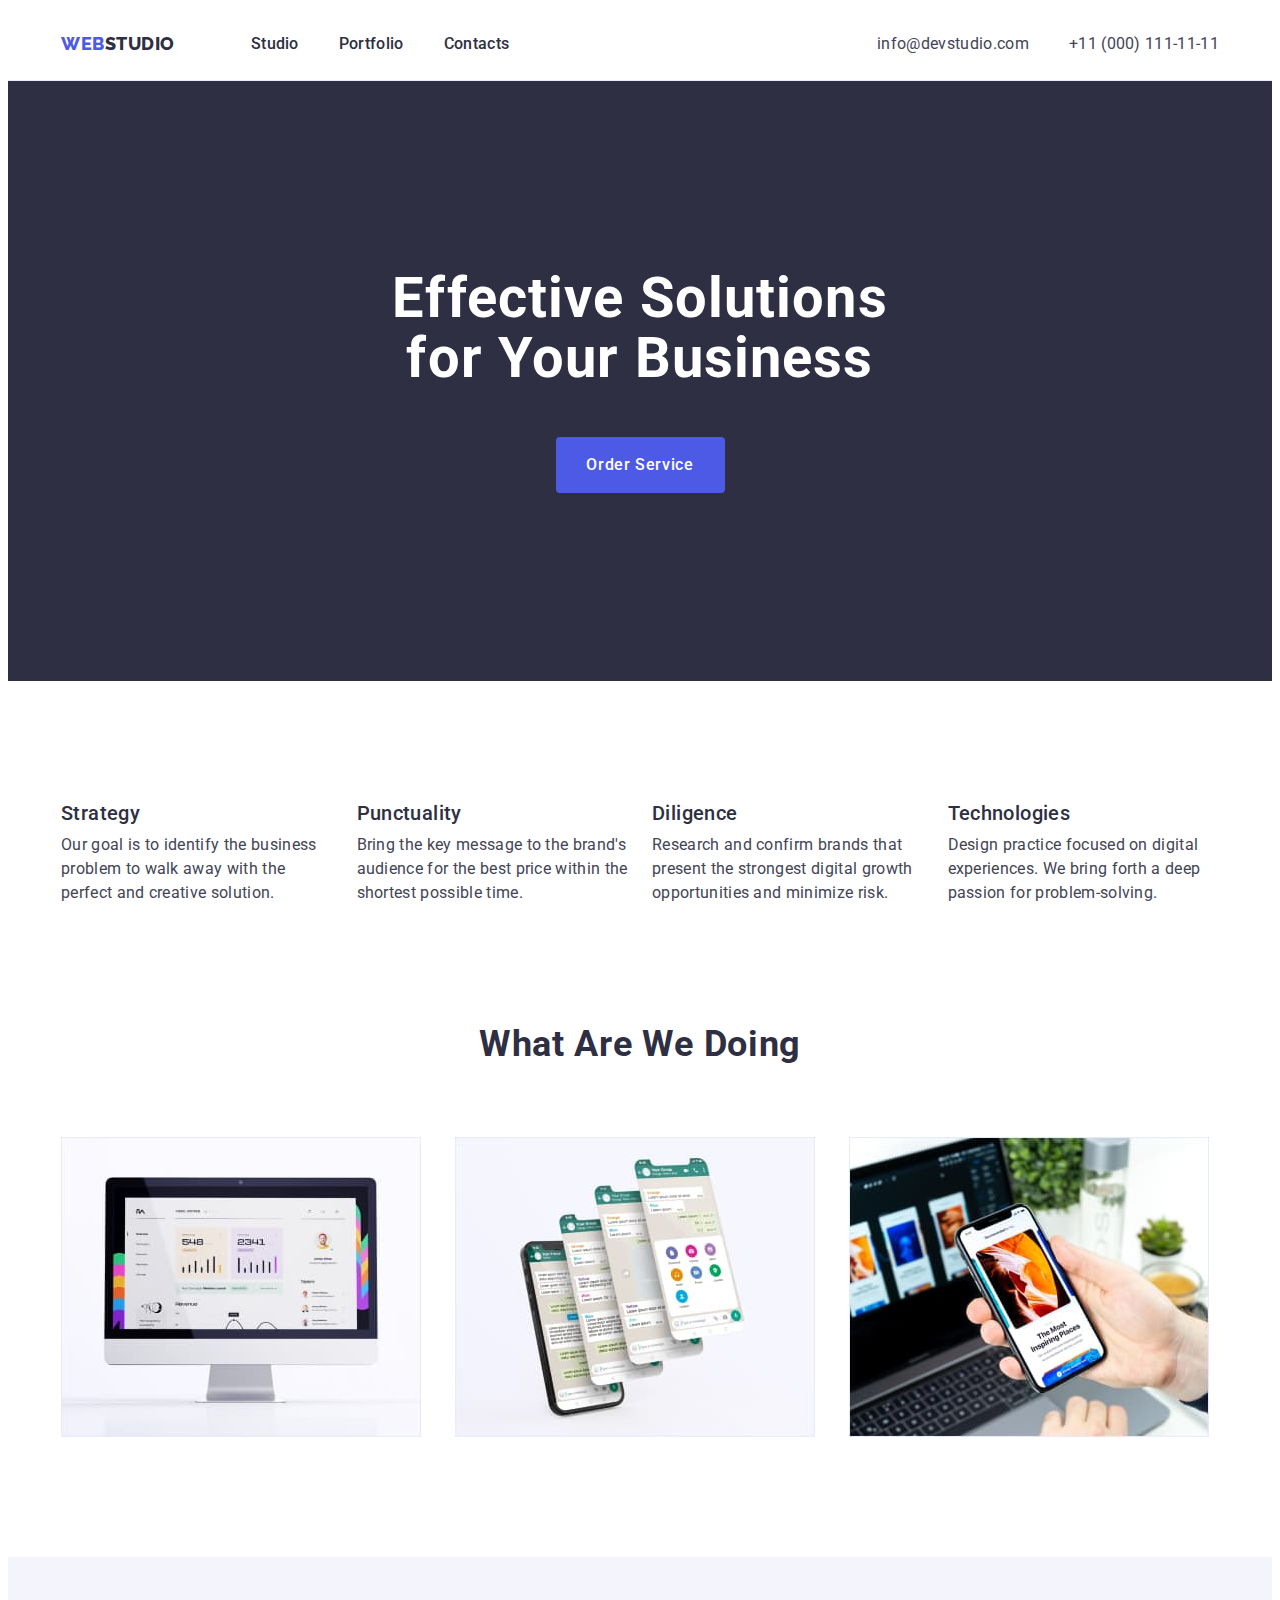
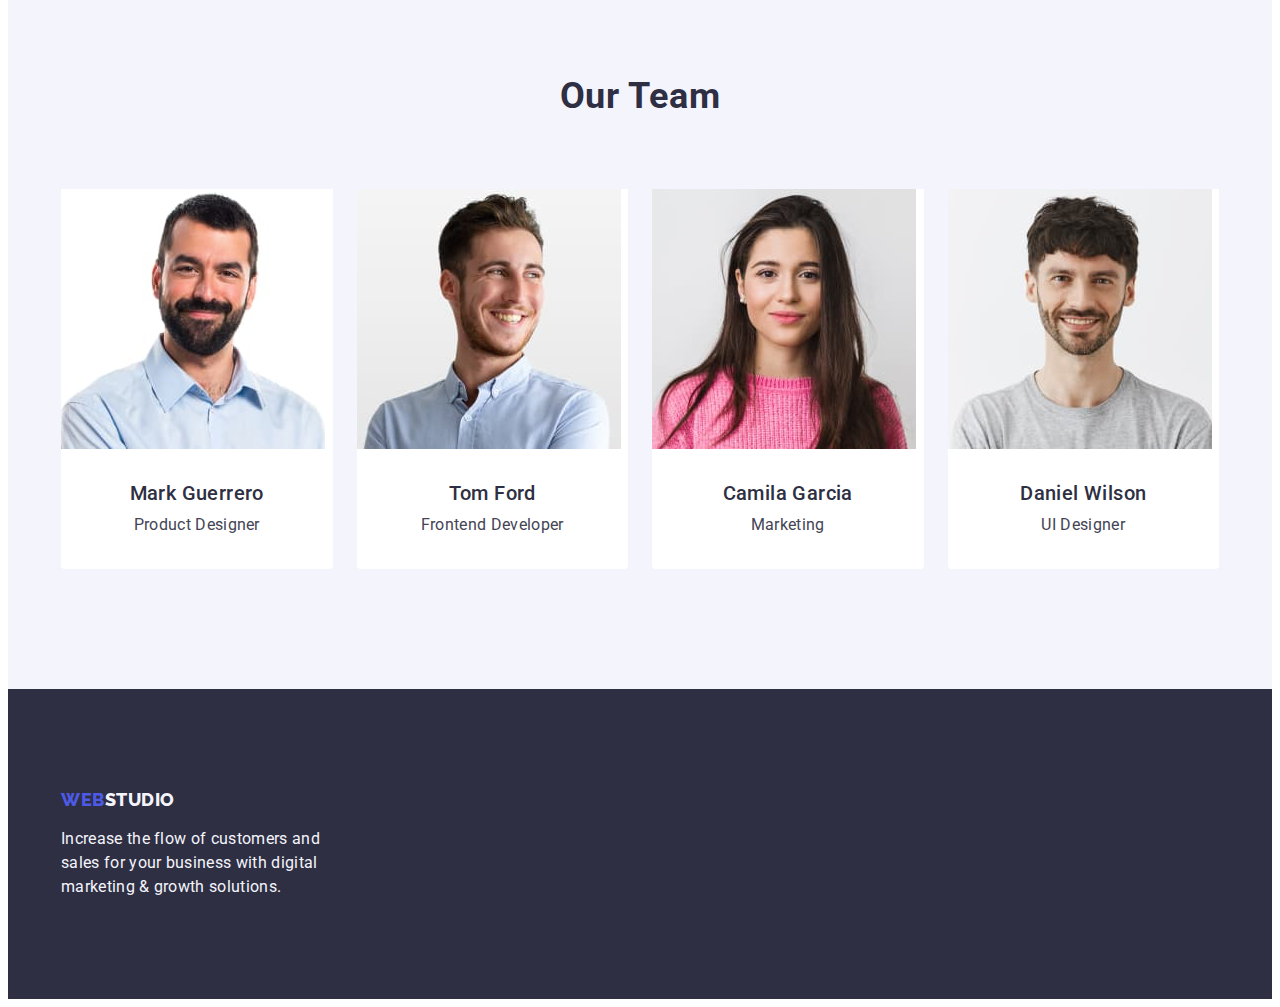
<file: index.html>
<!DOCTYPE html>
<html lang="en">
  <head>
    <meta charset="utf-8" />
    <title>Web Studio</title>
    <link rel="preconnect" href="https://fonts.googleapis.com" />
    <link rel="preconnect" href="https://fonts.gstatic.com" crossorigin />
    <link
      href="https://fonts.googleapis.com/css2?family=Raleway:wght@800&family=Roboto:wght@400;500;700;900&display=swap"
      rel="stylesheet"
    />
    <link
      rel="stylesheet"
      href="https://cdnjs.cloudflare.com/ajax/libs/modern-normalize/2.0.0/modern-normalize.min.css"
      integrity="sha512-4xo8blKMVCiXpTaLzQSLSw3KFOVPWhm/TRtuPVc4WG6kUgjH6J03IBuG7JZPkcWMxJ5huwaBpOpnwYElP/m6wg=="
      crossorigin="anonymous"
      referrerpolicy="no-referrer"
    />

    <link rel="stylesheet" href="./css/styles.css" />
  </head>
  <body>
    <header class="page-header">
      <div class="header-container container">
        <nav class="page-nav">
          <a class="logo link" href="./index.html">Web<span class="accent">Studio</span></a>
          <ul class="header-list menu list">
            <li class="menu-item">
              <a class="menu-link link" href="./index.html">Studio</a>
            </li>
            <li class="menu-item">
              <a class="menu-link link" href="./portfolio.html">Portfolio</a>
            </li>
            <li class="menu-item">
              <a class="menu-link link" href="">Contacts</a>
            </li>
          </ul>
        </nav>
        <address class="address-type">
          <ul class="header-address list">
            <li>
              <a class="contact link" href="mailto:info@devstudio.com">info@devstudio.com</a>
            </li>
            <li>
              <a class="contact link" href="tel:+110001111111">+11 (000) 111-11-11</a>
            </li>
          </ul>
        </address>
      </div>
    </header>
    <main>
      <section class="hero section">
        <div class="container">
          <h1 class="hero-title">Effective Solutions for Your Business</h1>
          <button class="modal-btn" type="button">Order Service</button>
        </div>
      </section>
      <section class="main-points-section section section-padding-top">
        <div class="container">
          <h2 class="visually-hidden">main points</h2>
          <ul class="main-points-list list">
            <li class="main-points-list-item">
              <h3 class="section-subtitle">Strategy</h3>
              <p class="section-description">
                Our goal is to identify the business problem to walk away with the perfect and
                creative solution.
              </p>
            </li>

            <li class="main-points-list-item">
              <h3 class="section-subtitle">Punctuality</h3>
              <p class="section-description">
                Bring the key message to the brand's audience for the best price within the shortest
                possible time.
              </p>
            </li>

            <li class="main-points-list-item">
              <h3 class="section-subtitle">Diligence</h3>
              <p class="section-description">
                Research and confirm brands that present the strongest digital growth opportunities
                and minimize risk.
              </p>
            </li>

            <li class="main-points-list-item">
              <h3 class="section-subtitle">Technologies</h3>
              <p class="section-description">
                Design practice focused on digital experiences. We bring forth a deep passion for
                problem-solving.
              </p>
            </li>
          </ul>
        </div>
      </section>

      <section class="section">
        <div class="container">
          <h2 class="section-title">What are we doing</h2>
          <ul class="card-set list">
            <li class="card-set-item">
              <img width="360" src="./images/img1.jpg" alt="laptop screen" />
            </li>
            <li class="card-set-item">
              <img width="360" src="./images/img2.jpg" alt="phone screen" />
            </li>
            <li class="card-set-item">
              <img width="360" src="./images/img3.jpg" alt="phone in hand" />
            </li>
          </ul>
        </div>
      </section>

      <section class="team section section-padding-top">
        <div class="container">
          <h2 class="section-title">Our Team</h2>
          <ul class="card-set list">
            <li class="team-member">
              <img width="264" src="./images/mark.jpg" alt="man" />
              <div class="team-member-info">
                <h3 class="section-subtitle">Mark Guerrero</h3>
                <p class="section-description">Product Designer</p>
              </div>
            </li>
            <li class="team-member">
              <img width="264" src="./images/tom.jpg" alt="man" />
              <div class="team-member-info">
                <h3 class="section-subtitle">Tom Ford</h3>
                <p class="section-description">Frontend Developer</p>
              </div>
            </li>
            <li class="team-member">
              <img width="264" src="./images/camila.jpg" alt="woman" />
              <div class="team-member-info">
                <h3 class="section-subtitle">Camila Garcia</h3>
                <p class="section-description">Marketing</p>
              </div>
            </li>
            <li class="team-member">
              <img width="264" src="./images/daniel.jpg" alt="man" />
              <div class="team-member-info">
                <h3 class="section-subtitle">Daniel Wilson</h3>
                <p class="section-description">UI Designer</p>
              </div>
            </li>
          </ul>
        </div>
      </section>
    </main>
    <footer class="page-footer">
      <div class="container">
        <a class="footer-logo link" href="./index.html"
          >Web<span class="footer-accent">Studio</span></a
        >
        <p class="footer-description">
          Increase the flow of customers and sales for your business with digital marketing & growth
          solutions.
        </p>
      </div>
    </footer>
  </body>
</html>
</file>
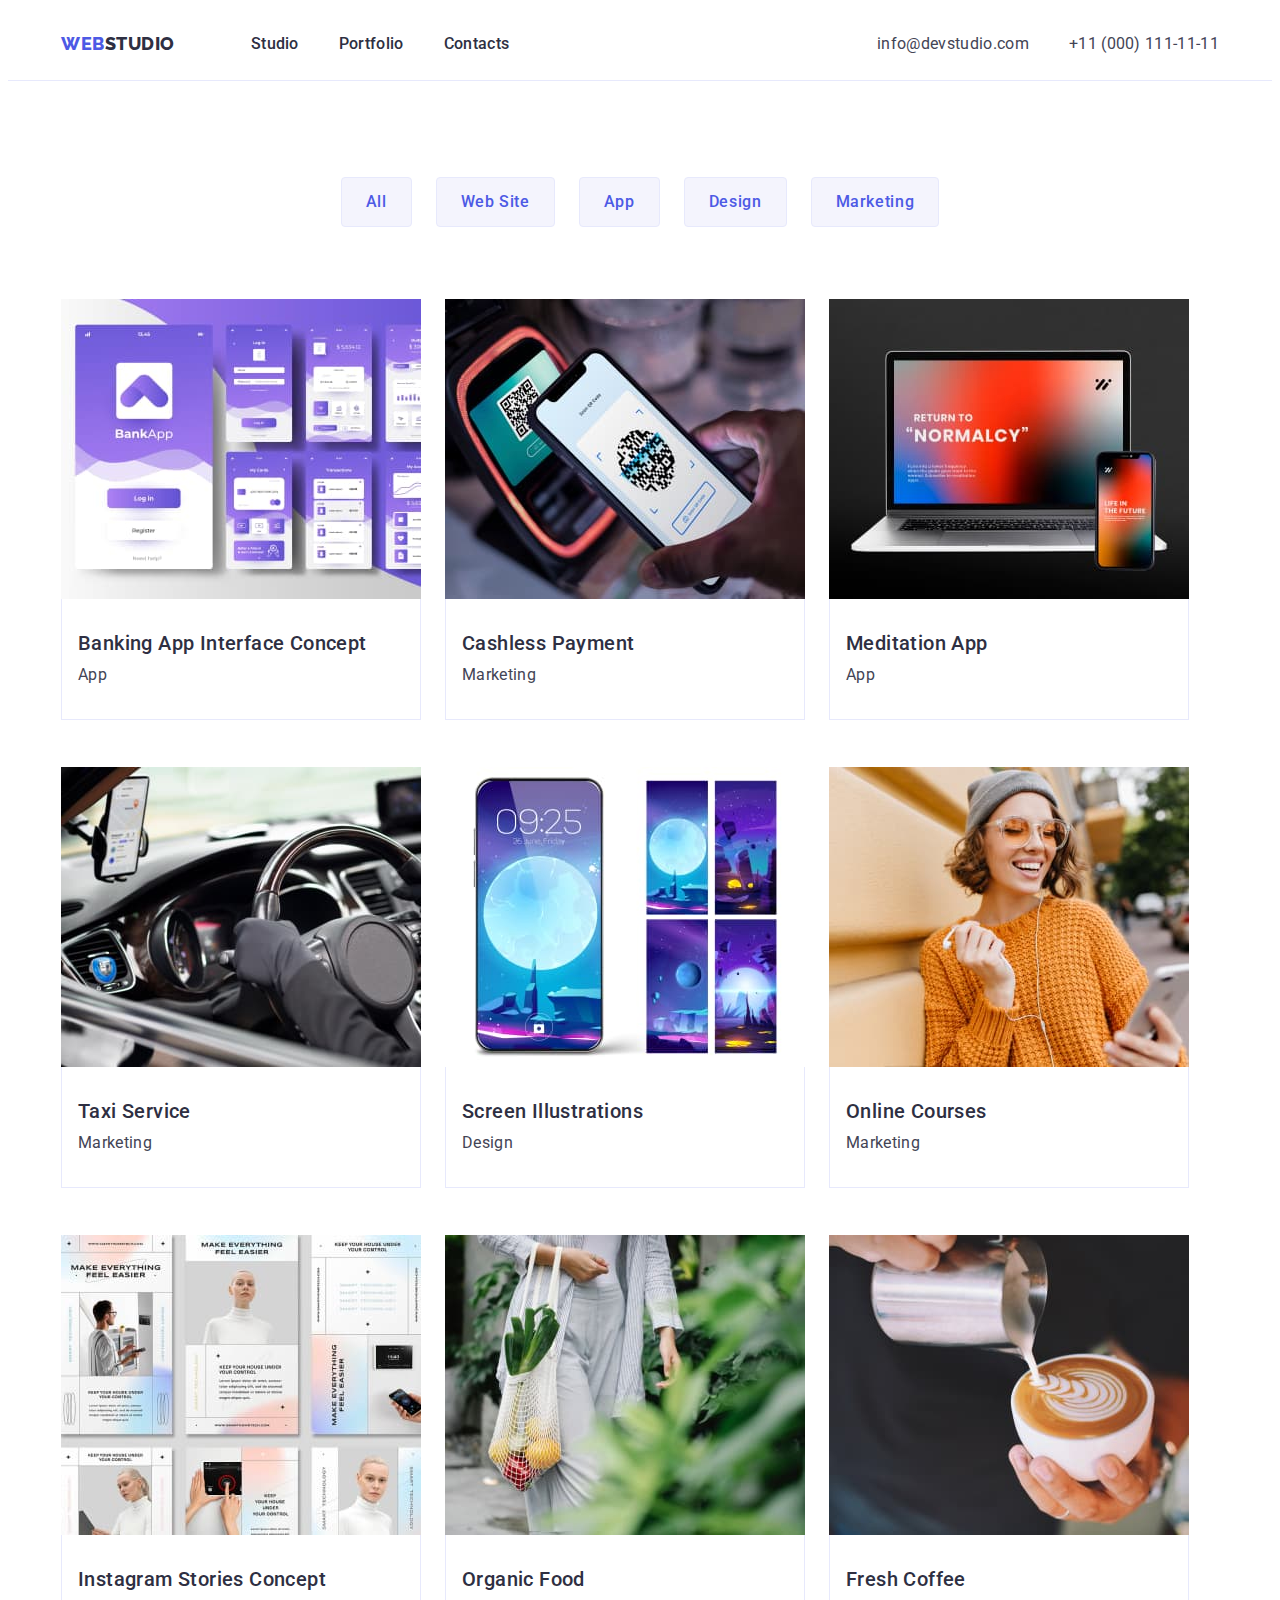
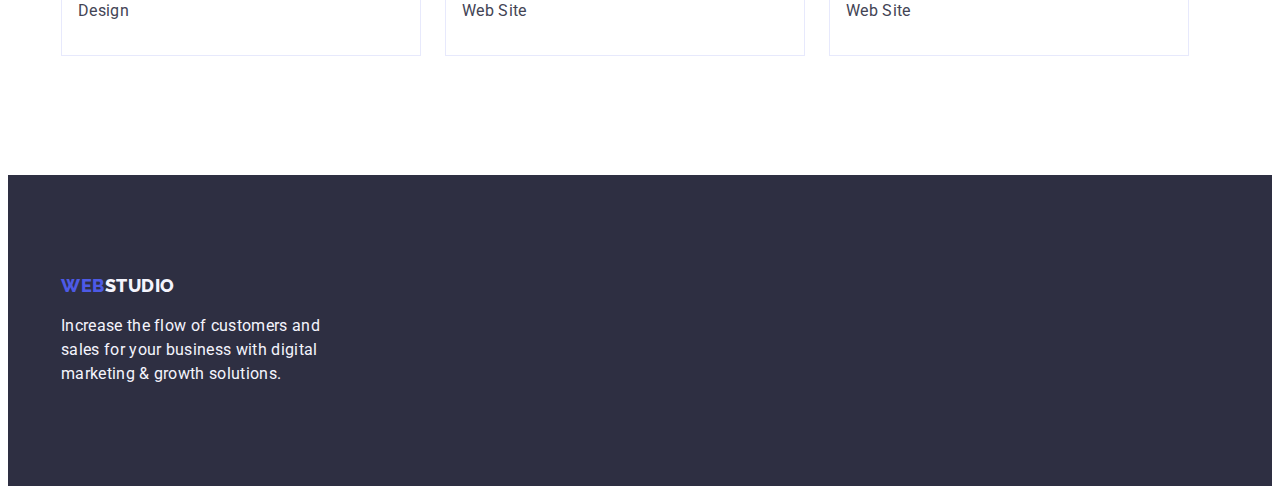
<file: portfolio.html>
<!DOCTYPE html>
<html lang="en">
  <head>
    <meta charset="UTF-8" />
    <meta name="viewport" content="width=device-width, initial-scale=1.0" />
    <title>Portfolio</title>
    <link rel="preconnect" href="https://fonts.googleapis.com" />
    <link rel="preconnect" href="https://fonts.gstatic.com" crossorigin />
    <link
      href="https://fonts.googleapis.com/css2?family=Raleway:wght@800&family=Roboto:wght@400;500;700;900&display=swap"
      rel="stylesheet"
    />
    <link
      rel="stylesheet"
      href="https://cdnjs.cloudflare.com/ajax/libs/modern-normalize/2.0.0/modern-normalize.min.css"
      integrity="sha512-4xo8blKMVCiXpTaLzQSLSw3KFOVPWhm/TRtuPVc4WG6kUgjH6J03IBuG7JZPkcWMxJ5huwaBpOpnwYElP/m6wg=="
      crossorigin="anonymous"
      referrerpolicy="no-referrer"
    />

    <link rel="stylesheet" href="./css/styles.css" />
  </head>
  <body>
    <header class="page-header">
      <div class="header-container container">
        <nav class="page-nav">
          <a class="logo link" href="./index.html">Web<span class="accent">Studio</span></a>
          <ul class="header-list menu list">
            <li class="menu-item">
              <a class="menu-link link" href="./index.html">Studio</a>
            </li>
            <li class="menu-item">
              <a class="menu-link link" href="./portfolio.html">Portfolio</a>
            </li>
            <li class="menu-item">
              <a class="menu-link link" href="">Contacts</a>
            </li>
          </ul>
        </nav>
        <address class="address-type">
          <ul class="header-address list">
            <li>
              <a class="contact link" href="mailto:info@devstudio.com">info@devstudio.com</a>
            </li>
            <li>
              <a class="contact link" href="tel:+110001111111">+11 (000) 111-11-11</a>
            </li>
          </ul>
        </address>
      </div>
    </header>
    <main>
      <section class="portfolio-section">
        <div class="container">
          <h1 class="visually-hidden">Portfolio</h1>
          <ul class="portfolio-filters card-set list">
            <li><button class="nav-btn" type="button">All</button></li>
            <li><button class="nav-btn" type="button">Web Site</button></li>
            <li><button class="nav-btn" type="button">App</button></li>
            <li><button class="nav-btn" type="button">Design</button></li>
            <li><button class="nav-btn" type="button">Marketing</button></li>
          </ul>
          <ul class="portfolio-list card-set list">
            <li class="portfolio-list-item">
              <a class="link" href="">
                <img
                  width="360"
                  height="300"
                  src="./images/portfolio/banking-app.jpg"
                  alt="banking-app-interface"
                />
                <div class="portfolio-item-description">
                  <h2 class="section-subtitle">Banking App Interface Concept</h2>
                  <p class="section-description">App</p>
                </div>
              </a>
            </li>
            <li class="portfolio-list-item">
              <a class="link" href="">
                <img
                  width="360"
                  height="300"
                  src="./images/portfolio/payment.jpg"
                  alt="cashless-payment"
                />
                <div class="portfolio-item-description">
                  <h2 class="section-subtitle">Cashless Payment</h2>
                  <p class="section-description">Marketing</p>
                </div>
              </a>
            </li>
            <li class="portfolio-list-item">
              <a class="link" href="">
                <img
                  width="360"
                  height="300"
                  src="./images/portfolio/meditation-app.jpg"
                  alt="meditation-app-screen"
                />
                <div class="portfolio-item-description">
                  <h2 class="section-subtitle">Meditation App</h2>
                  <p class="section-description">App</p>
                </div>
              </a>
            </li>
            <li class="portfolio-list-item">
              <a class="link" href="">
                <img width="360" height="300" src="./images/portfolio/taxi.jpg" alt="car" />
                <div class="portfolio-item-description">
                  <h2 class="section-subtitle">Taxi Service</h2>
                  <p class="section-description">Marketing</p>
                </div>
              </a>
            </li>
            <li class="portfolio-list-item">
              <a class="link" href="">
                <img
                  width="360"
                  height="300"
                  src="./images/portfolio/screen-illustrations.jpg"
                  alt="phone-screen"
                />
                <div class="portfolio-item-description">
                  <h2 class="section-subtitle">Screen Illustrations</h2>
                  <p class="section-description">Design</p>
                </div>
              </a>
            </li>
            <li class="portfolio-list-item">
              <a class="link" href="">
                <img
                  width="360"
                  height="300"
                  src="./images/portfolio/online-courses.jpg"
                  alt="girl"
                />
                <div class="portfolio-item-description">
                  <h2 class="section-subtitle">Online Courses</h2>
                  <p class="section-description">Marketing</p>
                </div>
              </a>
            </li>
            <li class="portfolio-list-item">
              <a class="link" href="">
                <img
                  width="360"
                  height="300"
                  src="./images/portfolio/instagram-stories.jpg"
                  alt="stories-makets"
                />
                <div class="portfolio-item-description">
                  <h2 class="section-subtitle">Instagram Stories Concept</h2>
                  <p class="section-description">Design</p>
                </div>
              </a>
            </li>
            <li class="portfolio-list-item">
              <a class="link" href="">
                <img
                  width="360"
                  height="300"
                  src="./images/portfolio/organic-food.jpg"
                  alt="organic-food"
                />
                <div class="portfolio-item-description">
                  <h2 class="section-subtitle">Organic Food</h2>
                  <p class="section-description">Web Site</p>
                </div>
              </a>
            </li>
            <li class="portfolio-list-item">
              <a class="link" href="">
                <img width="360" height="300" src="./images/portfolio/coffee.jpg" alt="coffee" />
                <div class="portfolio-item-description">
                  <h2 class="section-subtitle">Fresh Coffee</h2>
                  <p class="section-description">Web Site</p>
                </div>
              </a>
            </li>
          </ul>
        </div>
      </section>
    </main>
    <footer class="page-footer">
      <div class="container">
        <a class="footer-logo link" href="./index.html"
          >Web<span class="footer-accent">Studio</span></a
        >
        <p class="footer-description">
          Increase the flow of customers and sales for your business with digital marketing & growth
          solutions.
        </p>
      </div>
    </footer>
  </body>
</html>
</file>
<file: css/styles.css>
/* variables */
:root {
  --PRIMARY-FONT: Roboto, sans-serif;
  --SECONDARY-FONT: Raleway, sans-serif;
  --PRIMARY-COLOR: #434455;
  --SECONDARY-COLOR: #ffffff;
  --IRIS: #4d5ae5;
  --NAVY-BLUE: #2e2f42;
  --OCEAN: #404bbf;
  --SLATE: #434455;
  --WHITE: #fff;
  --CLOUD: #f4f4fd;
  --CORNFLOWER: #e7e9fc;

  /* Other */
  --items-cards: 3;
  --items-team-members: 4;
  --indent-col: 24px;
  --indent-row: 24px;
}
/**
  |============================
  | Base styles
  |============================
*/

body {
  font-family: var(--PRIMARY-FONT);
  color: var(--PRIMARY-COLOR);
  background-color: var(--SECONDARY-COLOR);
}

h1,
h2,
h3,
h4,
h5,
h6,
p {
  margin: 0;
}

ul,
ol {
  margin: 0;
  padding: 0;
  list-style-type: none;
}

img {
  display: block;
  max-width: 100%;
  height: auto;
}

a {
  color: currentColor;
}

button {
  cursor: pointer;
  color: currentColor;
}

.visually-hidden {
  position: absolute;
  width: 1px;
  height: 1px;
  margin: -1px;
  border: 0;
  padding: 0;
  white-space: nowrap;
  clip-path: inset(100%);
  clip: rect(0 0 0 0);
  overflow: hidden;
}

.section {
  padding-bottom: 120px;
}

.section-padding-top {
  padding-top: 120px;
}

.container {
  max-width: 1158px;
  padding-left: 15px;
  padding-right: 15px;
  margin: auto;

  /* outline: 2px solid red;
    outline-offset: -2px; */
}

.section-title {
  color: var(--NAVY-BLUE);
  text-align: center;
  font-size: 36px;
  font-weight: 700;
  line-height: 1.11;
  letter-spacing: 0.72px;
  text-transform: capitalize;

  margin-bottom: 72px;
}

.section-subtitle {
  margin-bottom: 8px;

  color: var(--NAVY-BLUE);
  font-size: 20px;
  font-weight: 500;
  line-height: 1.2;
  letter-spacing: 0.4px;
}

.section-description {
  color: var(--SLATE);
  font-size: 16px;
  font-weight: 400;
  line-height: 1.5;
  letter-spacing: 0.32px;
}

/**
  |============================
  | Card set
  |============================
*/
.card-set {
  display: flex;
  flex-wrap: wrap;
  column-gap: var(--indent-col);
  row-gap: var(--indent-row);
}

.card-set-item {
  flex-basis: calc((100% - var(--indent-col) * (var(--items-cards) - 1)) / var(--items-cards));
}

/**
  |============================
  | Header styles
  |============================
*/

.page-header {
  border-bottom: 1px solid var(--CORNFLOWER);
}

.header-container {
  display: flex;
  align-items: center;
  justify-content: space-between;
}

.page-nav {
  display: flex;
  align-items: center;
}

.logo {
  color: var(--IRIS);
  font-family: var(--SECONDARY-FONT);
  font-size: 18px;
  font-style: normal;
  font-weight: 800;
  line-height: 1.17;
  letter-spacing: 0.54px;
  text-transform: uppercase;
}

.header-list {
  display: flex;
  gap: 40px;
  margin-left: 76px;
}

.list {
  list-style: none;
}

.link {
  text-decoration: none;
}
.link:hover,
.link:focus {
  color: var(--OCEAN);
}

.accent {
  color: var(--NAVY-BLUE);
  font-family: var(--SECONDARY-FONT);
  font-size: 18px;
  font-style: normal;
  font-weight: 800;
  line-height: 1.17;
  letter-spacing: 0.54px;
  text-transform: uppercase;
}

.address-type {
  font-style: normal;
}

.header-address {
  display: flex;
  gap: 40px;
}

.menu-link {
  display: block;
  padding: 24px 0;

  color: var(--NAVY-BLUE);
  font-size: 16px;
  font-weight: 500;
  line-height: 1.5;
  letter-spacing: 0.32px;
}

.menu-link:hover,
.menu-link:focus {
  color: var(--OCEAN);
}

.contact {
  color: var(--SLATE);
  font-size: 16px;
  font-weight: 400;
  line-height: 1.5;
  letter-spacing: 0.32px;
}

.contact-email:hover,
.contact-email:focus {
  color: var(--OCEAN);
}

/**
  |============================
  | Hero styles
  |============================
*/
.hero {
  display: flex;
  flex-direction: column;
  align-items: center;
  justify-content: center;
  padding: 188px 0;
  background-color: var(--NAVY-BLUE);
}

.hero-title {
  max-width: 496px;
  color: var(--WHITE);
  text-align: center;
  font-size: 56px;
  font-weight: 700;
  line-height: 1.07;
  letter-spacing: 0.02em;
  margin-bottom: 48px;
}

.modal-btn {
  color: var(--WHITE);
  font-family: var(--PRIMARY-FONT);
  font-size: 16px;
  font-weight: 500;
  line-height: 1.5;
  letter-spacing: 0.64px;
  background-color: var(--IRIS);
  min-width: 169px;
  height: 56px;
  border-radius: 4px;
  border: none;
  padding-left: 10px;
  padding-right: 10px;
  display: block;
  margin: 0 auto;
}

.modal-btn:hover,
.modal-btn:focus {
  background-color: var(--OCEAN);
  color: var(--WHITE);
}

/**
  |============================
  | main points
  |============================
*/
.main-points-list {
  display: flex;
  justify-content: center;
  gap: 24px;
}

.main-points-list-item {
  width: 308px;
}

/**
  |============================
  | team styles
  |============================
*/
.team {
  background-color: var(--CLOUD);
}

.team-member {
  background-color: var(--SECONDARY-COLOR);
  flex-basis: calc(
    (100% - var(--indent-col) * (var(--items-team-members) - 1)) / var(--items-team-members)
  );
  border-radius: 0px 0px 4px 4px;
}

.team-member-info {
  text-align: center;
  padding: 32px 0;
}

/**
  |============================
  | Footer styles
  |============================
*/
.page-footer {
  padding: 100px 0;
  background-color: var(--NAVY-BLUE);
}

.footer-logo {
  color: var(--IRIS);
  font-family: var(--SECONDARY-FONT);
  font-size: 18px;
  font-style: normal;
  font-weight: 800;
  line-height: 1.17;
  letter-spacing: 0.54px;
  text-transform: uppercase;

  display: inline-block;
  margin-bottom: 17.5px;
}

.footer-accent {
  color: var(--CLOUD);
  font-family: var(--SECONDARY-FONT);
  font-size: 18px;
  font-weight: 800;
  line-height: 1.17;
  letter-spacing: 0.54px;
  text-transform: uppercase;
}

.footer-description {
  width: 264px;
  color: var(--CLOUD);
  font-size: 16px;
  font-weight: 400;
  line-height: 1.5;
  letter-spacing: 0.32px;
}

/**
  |============================
  | portfolio page styles
  |============================
*/

.nav-btn {
  color: var(--IRIS);
  font-family: var(--PRIMARY-FONT);
  text-align: center;
  font-size: 16px;
  font-weight: 500;
  line-height: 1.5;
  letter-spacing: 0.04em;
  background: var(--CLOUD);
  cursor: pointer;

  padding: 12px 24px;
  border: 1px solid var(--CORNFLOWER);
  border-radius: 4px;
}

.nav-btn:hover,
.nav-btn:focus {
  background-color: #404bbf;
  color: #ffffff;
  border: 1px solid transparent;
}

.portfolio-filters {
  display: flex;
  margin-bottom: 72px;
  justify-content: center;
  gap: 24px;
}

.portfolio-section {
  padding: 96px 0 120px 0;
}

.portfolio-list {
  --items: 3;
  --indent-col: 16px;
  column-gap: 24px;
  row-gap: 48px;
}

.portfolio-list-item {
  display: flex;
  width: 360px;
  height: 420px;
  padding-bottom: 0px;
  flex-direction: column;
  align-items: flex-start;
  gap: 32px;
  flex-shrink: 0;
}

.portfolio-item-description {
  padding: 32px 16px;
  border: 1px solid #e7e9fc;
  border-top: none;
}
</file>
